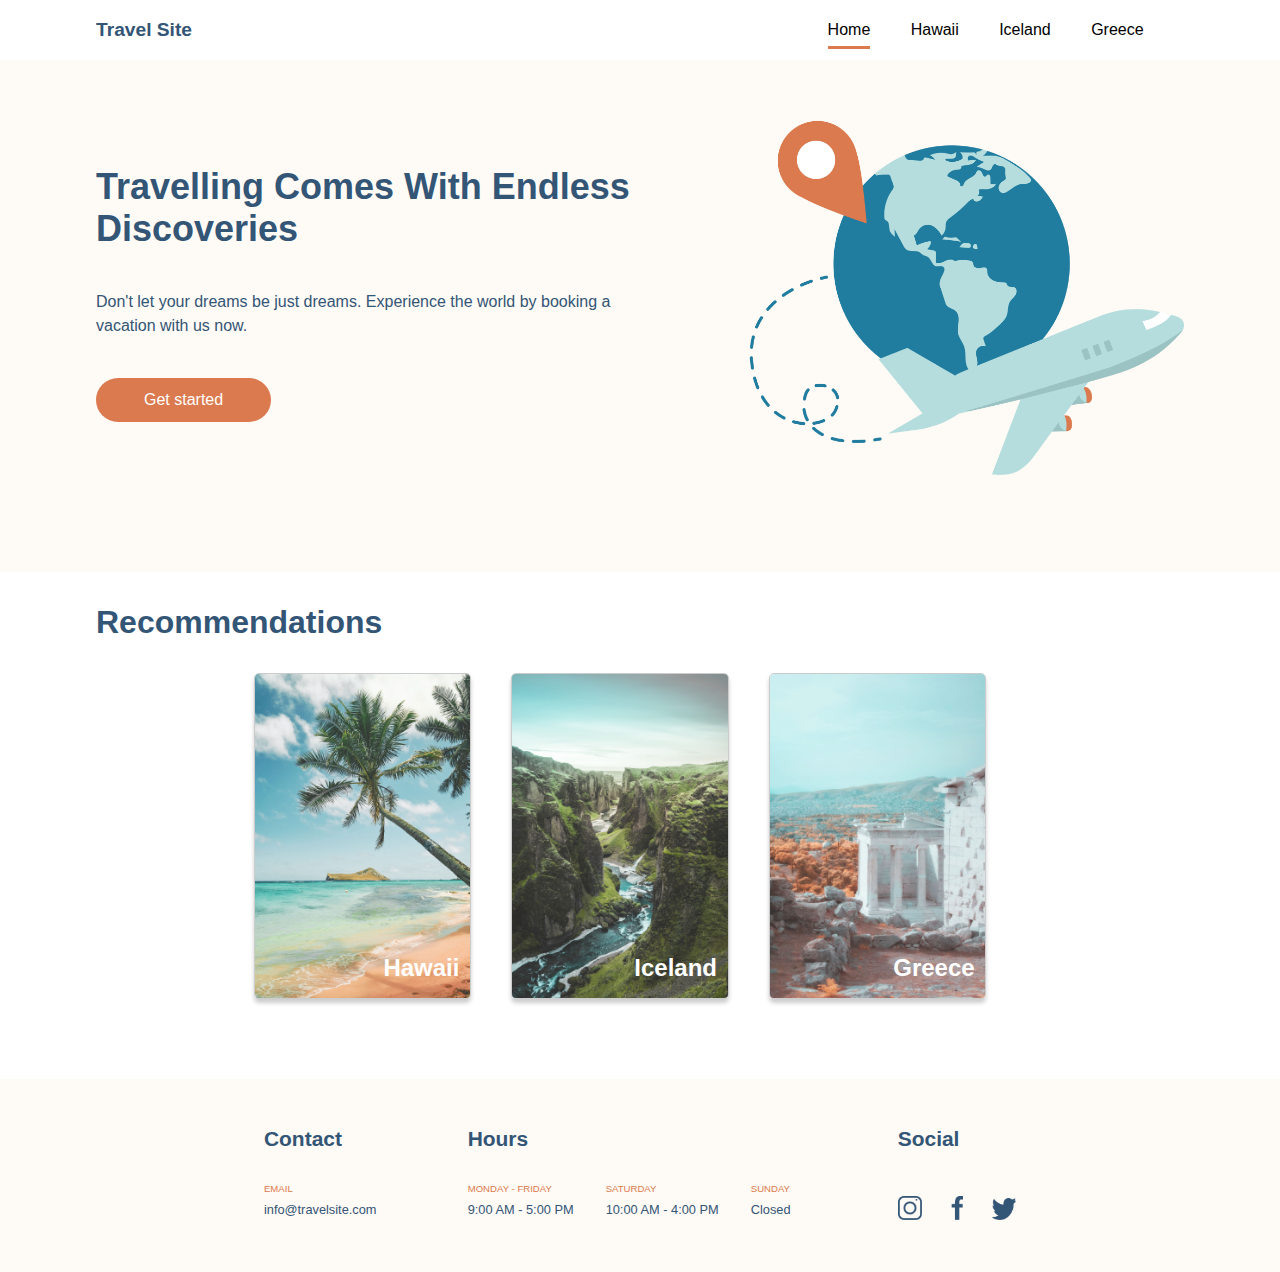
<file: index.html>
<!DOCTYPE html>
<html lang="en">

<head>
    <meta charset="UTF-8">
    <meta http-equiv="X-UA-Compatible" content="IE=edge">
    <meta name="viewport" content="width=device-width, initial-scale=1.0">
    <title>TravelSite</title>
    <link rel="stylesheet" href="./scss/main.css">
</head>

<body>
    <header class="header">
        <a href="./index.html" class="header__link-logo">
            <h1 class="header__name-logo">Travel Site</h1>
        </a>
        <nav class="header-nav">
            <ul class="header-nav__link-list">
                <li class="header-nav__item"><a href="./index.html"
                        class="header-nav__link header-nav__link--active">Home</a></li>
                <li class="header-nav__item"><a href="./pages/hawaii.html" class="header-nav__link">Hawaii </a></li>
                <li class="header-nav__item"><a href="./pages/iceland.html" class="header-nav__link">Iceland</a></li>
                <li class="header-nav__item"><a href="./pages/greece.html" class="header-nav__link">Greece</a></li>
            </ul>
        </nav>
    </header>
    <main>
        <section class="hero">
            <div class="hero__content">
                <h1 class="hero__title-content">Travelling Comes With Endless Discoveries</h1>
                <p class="hero__message-content">Don't let your dreams be just dreams. Experience the world by booking a
                    vacation with us now.</p>
                <a href="./index.html" class="hero__btn-content">Get started</a>
            </div>
            <img src="./assets/images/hero.png" alt="Around the World" class="hero__image">
        </section>
        <section class="recommendation">
            <h1 class="recommendation__title">Recommendations</h1>
            <div class="recommendation__container">
                <article class="recommendation__card">
                    <a href="./pages/hawaii.html" class="recommendation__link-card"><img
                            src="./assets/images/hawaii.jpg" alt="Hawaii" class="recommendation__image-card">
                        <h2 class="recommendation__name-card">Hawaii</h2>
                    </a>
                </article>
                <article class="recommendation__card">
                    <a href="./pages/iceland.html" class="recommendation__link">
                        <img src="./assets/images/iceland.jpg" alt="Iceland" class="recommendation__image-card">
                        <h2 class="recommendation__name-card">Iceland</h2>
                    </a>
                </article>
                <article class="recommendation__card">
                    <a href="./pages/greece.html" class="recommendation__link">
                        <img src="./assets/images/greece.jpg" alt="Greece" class="recommendation__image-card">
                        <h2 class="recommendation__name-card">Greece</h2>
                    </a>
                </article>
            </div>
        </section>
    </main>
    <footer class="footer">
        <div class="footer__contact">
            <h2 class="footer__title">Contact</h2>
            <h3 class="footer__option">EMAIL</h3>
            <a href="malito:info@travelsite.com" class="footer__link">info@travelsite.com</a>
        </div>
        <div class="footer__schedule">
            <h2 class="footer__title">Hours</h2>
            <div class="footer__options">
                <div class=" footer__working-day">
                    <h3 class="footer__option">MONDAY - FRIDAY</h3>
                    <p class="footer__hours">9:00 AM - 5:00 PM</p>
                </div>
                <div class="footer__weekend-saturday">
                    <h3 class="footer__option"> SATURDAY</h3>
                    <p class="footer__hours">10:00 AM - 4:00 PM</p>
                </div>
                <div class="footer__weekend-sunday">
                    <h3 class="footer__option"> SUNDAY</h3>
                    <p class="footer__hours">Closed</p>
                </div>
            </div>
        </div>
        <div class="footer__social-media">
            <h2 class="footer__title">Social</h2>
            <nav class="footer__nav-social">
                <a href="http://instagram.com" class="footer__link-social"><img src="./assets/images/icon-instagram.png"
                        alt="Instagram" class="footer__img-social"></a><a href="http://facebook.com"
                    class="footer___link-social"><img src="./assets/images/icon-facebook.png" alt="Facebook"
                        class="footer__img-social"></a><a href="http://twitter.com" class="footer___link-social"><img
                        src="./assets/images/icon-twitter.png" alt="Twitter" class="footer__img-social"></a>
            </nav>
        </div>
    </footer>
</body>

</html>
</file>
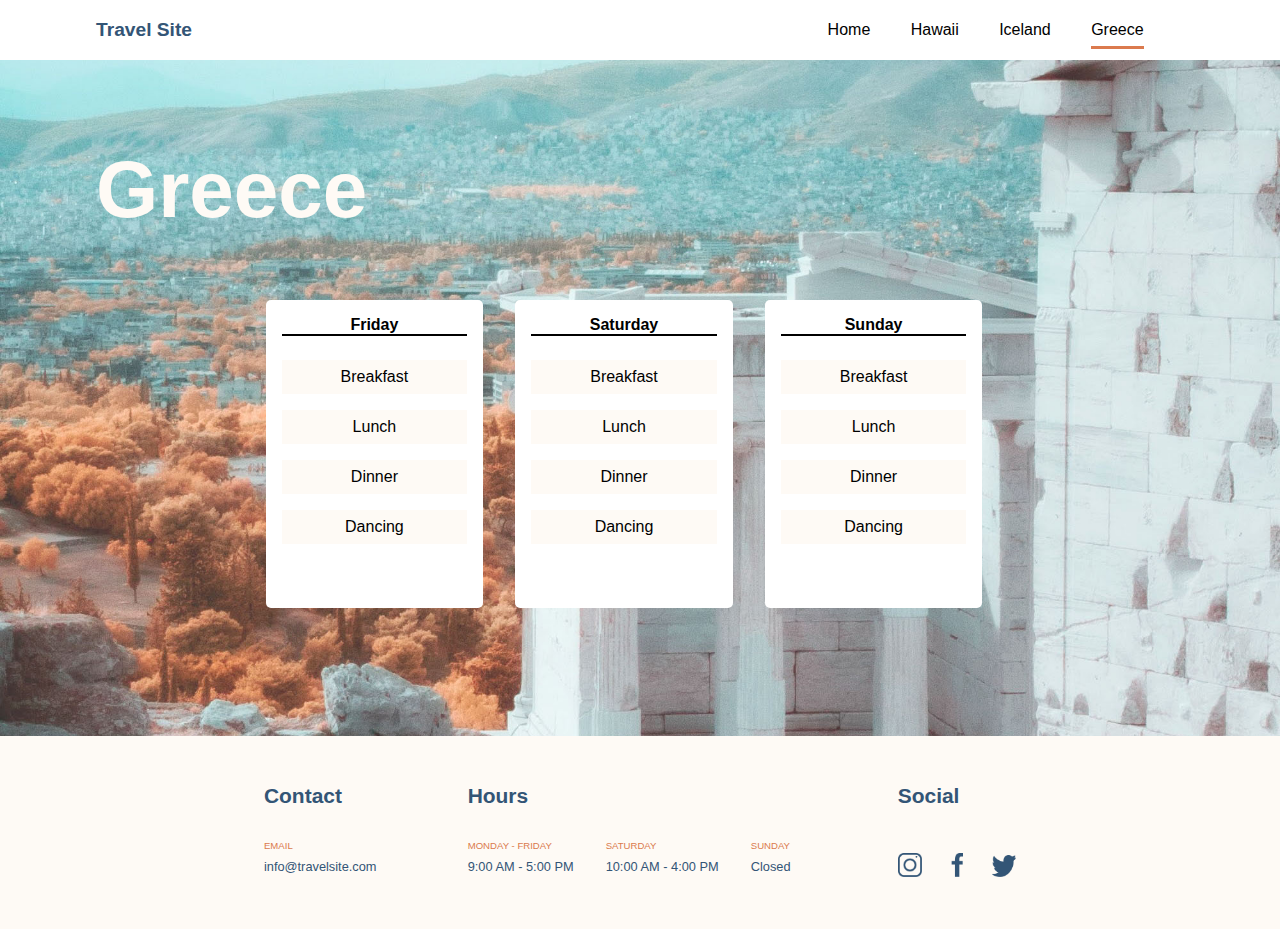
<file: pages/greece.html>
<!DOCTYPE html>
<html lang="en">

<head>
    <meta charset="UTF-8">
    <meta http-equiv="X-UA-Compatible" content="IE=edge">
    <meta name="viewport" content="width=device-width, initial-scale=1.0">
    <title>Greece</title>
    <link rel="stylesheet" href="../scss/destination.css">
</head>

<body>
    <header class="header">
        <a href="../index.html" class="header__link-logo">
            <h1 class="header__name-logo">Travel Site</h1>
        </a>
        <nav class="header-nav">
            <ul class="header-nav__link-list">
                <li class="header-nav__item"><a href="../index.html" class="header-nav__link">Home</a></li>
                <li class="header-nav__item"><a href="./hawaii.html" class="header-nav__link ">Hawaii
                    </a></li>
                <li class="header-nav__item"><a href="./iceland.html" class="header-nav__link ">Iceland</a></li>
                <li class="header-nav__item"><a href="./greece.html"
                        class="header-nav__link header-nav__link--active">Greece</a></li>
            </ul>
        </nav>
    </header>
    <main>
        <div class="greece-background-image">
            <section class="destination">
                <h1 class="destination__title">Greece</h1>
                <div class="destination__tour-package">
                    <article class="destination__details">
                        <h2 class="destination__trip-day">Friday</h2>
                        <p class="destination__activity">Breakfast</p>
                        <p class="destination__activity">Lunch</p>
                        <p class="destination__activity">Dinner</p>
                        <p class="destination__activity">Dancing</p>
                    </article>
                    <article class="destination__details">
                        <h2 class="destination__trip-day">Saturday</h2>
                        <p class="destination__activity">Breakfast</p>
                        <p class="destination__activity">Lunch</p>
                        <p class="destination__activity">Dinner</p>
                        <p class="destination__activity">Dancing</p>
                    </article>
                    <article class="destination__details">
                        <h2 class="destination__trip-day">Sunday</h2>
                        <p class="destination__activity">Breakfast</p>
                        <p class="destination__activity">Lunch</p>
                        <p class="destination__activity">Dinner</p>
                        <p class="destination__activity">Dancing</p>
                    </article>
                </div>
            </section>
        </div>
    </main>
    <footer class="footer">
        <div class="footer__contact">
            <h2 class="footer__title">Contact</h2>
            <h3 class="footer__option">EMAIL</h3>
            <a href="malito:info@travelsite.com" class="footer__link">info@travelsite.com</a>
        </div>
        <div class="footer__schedule">
            <h2 class="footer__title">Hours</h2>
            <div class="footer__options">
                <div class=" footer__working-day">
                    <h3 class="footer__option">MONDAY - FRIDAY</h3>
                    <p class="footer__hours">9:00 AM - 5:00 PM</p>
                </div>
                <div class="footer__weekend-saturday">
                    <h3 class="footer__option"> SATURDAY</h3>
                    <p class="footer__hours">10:00 AM - 4:00 PM</p>
                </div>
                <div class="footer__weekend-sunday">
                    <h3 class="footer__option"> SUNDAY</h3>
                    <p class="footer__hours">Closed</p>
                </div>
            </div>
        </div>
        <div class="footer__social-media">
            <h2 class="footer__title">Social</h2>
            <nav class="footer__nav-social">
                <a href="http://instagram.com" class="footer__link-social"><img
                        src="../assets/images/icon-instagram.png" alt="Instagram" class="footer__img-social"></a><a
                    href="http://facebook.com" class="footer___link-social"><img
                        src="../assets/images/icon-facebook.png" alt="Facebook" class="footer__img-social"></a><a
                    href="http://twitter.com" class="footer___link-social"><img src="../assets/images/icon-twitter.png"
                        alt="Twitter" class="footer__img-social"></a>
            </nav>
        </div>
    </footer>
</body>

</html>
</file>
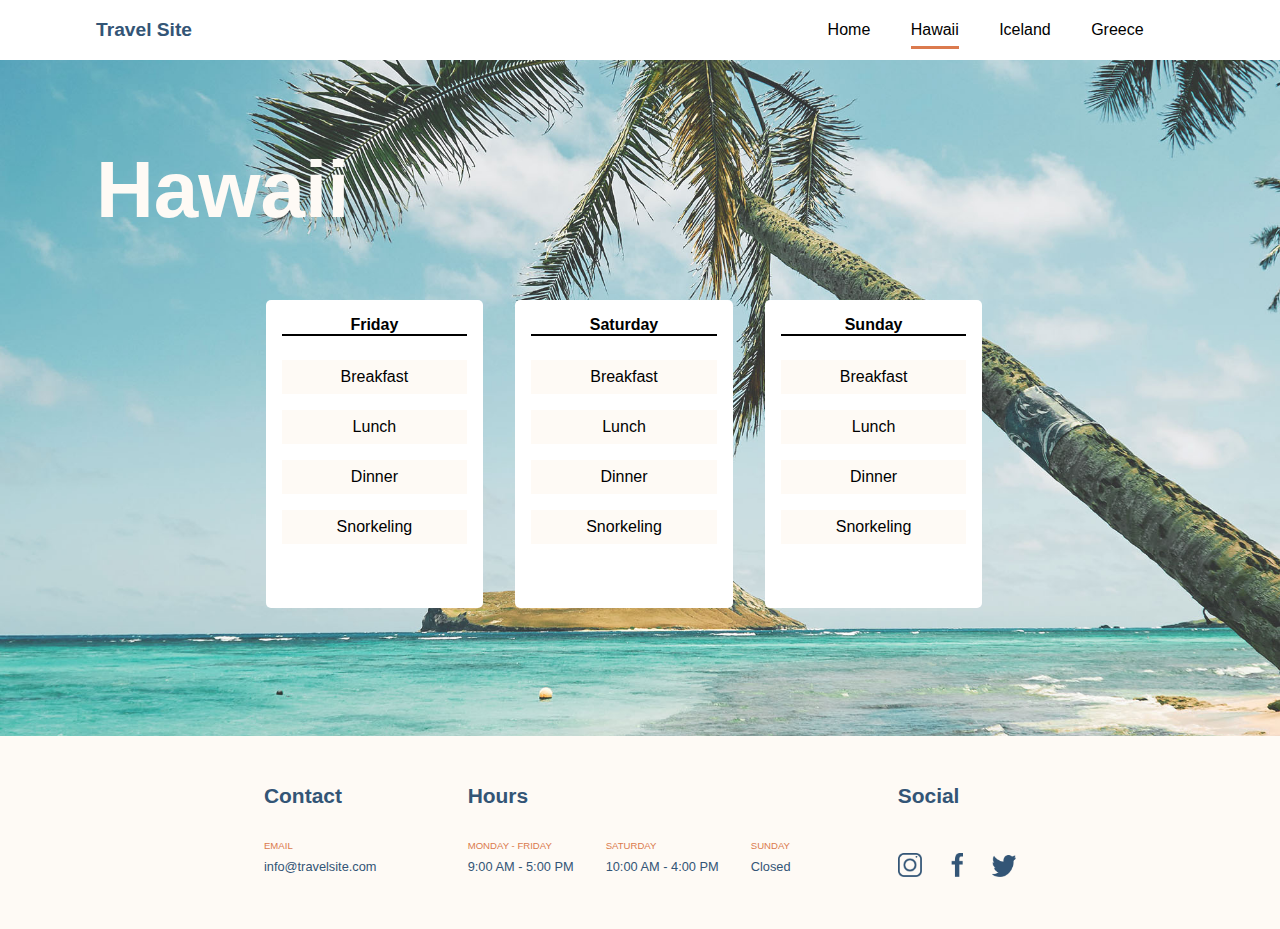
<file: pages/hawaii.html>
<!DOCTYPE html>
<html lang="en">

<head>
    <meta charset="UTF-8">
    <meta http-equiv="X-UA-Compatible" content="IE=edge">
    <meta name="viewport" content="width=device-width, initial-scale=1.0">
    <title>Hawaii</title>
    <link rel="stylesheet" href="../scss/destination.css">
</head>

<body>
    <header class="header">
        <a href="../index.html" class="header__link-logo">
            <h1 class="header__name-logo">Travel Site</h1>
        </a>
        <nav class="header-nav">
            <ul class="header-nav__link-list">
                <li class="header-nav__item"><a href="../index.html" class="header-nav__link">Home</a></li>
                <li class="header-nav__item"><a href="./hawaii.html"
                        class="header-nav__link header-nav__link--active">Hawaii </a></li>
                <li class="header-nav__item"><a href="./iceland.html" class="header-nav__link">Iceland</a></li>
                <li class="header-nav__item"><a href="./greece.html" class="header-nav__link">Greece</a></li>
            </ul>
        </nav>
    </header>
    <main>
        <div class="hawaii-background-image">
            <section class="destination">
                <h1 class="destination__title">Hawaii</h1>
                <div class="destination__tour-package">
                    <article class="destination__details">
                        <h2 class="destination__trip-day">Friday</h2>
                        <p class="destination__activity">Breakfast</p>
                        <p class="destination__activity">Lunch</p>
                        <p class="destination__activity">Dinner</p>
                        <p class="destination__activity">Snorkeling</p>
                    </article>
                    <article class="destination__details">
                        <h2 class="destination__trip-day">Saturday</h2>
                        <p class="destination__activity">Breakfast</p>
                        <p class="destination__activity">Lunch</p>
                        <p class="destination__activity">Dinner</p>
                        <p class="destination__activity">Snorkeling</p>
                    </article>
                    <article class="destination__details">
                        <h2 class="destination__trip-day">Sunday</h2>
                        <p class="destination__activity">Breakfast</p>
                        <p class="destination__activity">Lunch</p>
                        <p class="destination__activity">Dinner</p>
                        <p class="destination__activity">Snorkeling</p>
                    </article>
                </div>
            </section>
        </div>
    </main>
    <footer class="footer">
        <div class="footer__contact">
            <h2 class="footer__title">Contact</h2>
            <h3 class="footer__option">EMAIL</h3>
            <a href="malito:info@travelsite.com" class="footer__link">info@travelsite.com</a>
        </div>
        <div class="footer__schedule">
            <h2 class="footer__title">Hours</h2>
            <div class="footer__options">
                <div class=" footer__working-day">
                    <h3 class="footer__option">MONDAY - FRIDAY</h3>
                    <p class="footer__hours">9:00 AM - 5:00 PM</p>
                </div>
                <div class="footer__weekend-saturday">
                    <h3 class="footer__option"> SATURDAY</h3>
                    <p class="footer__hours">10:00 AM - 4:00 PM</p>
                </div>
                <div class="footer__weekend-sunday">
                    <h3 class="footer__option"> SUNDAY</h3>
                    <p class="footer__hours">Closed</p>
                </div>
            </div>
        </div>
        <div class="footer__social-media">
            <h2 class="footer__title">Social</h2>
            <nav class="footer__nav-social">
                <a href="http://instagram.com" class="footer__link-social"><img
                        src="../assets/images/icon-instagram.png" alt="Instagram" class="footer__img-social"></a><a
                    href="http://facebook.com" class="footer___link-social"><img
                        src="../assets/images/icon-facebook.png" alt="Facebook" class="footer__img-social"></a><a
                    href="http://twitter.com" class="footer___link-social"><img src="../assets/images/icon-twitter.png"
                        alt="Twitter" class="footer__img-social"></a>
            </nav>
        </div>
    </footer>
</body>

</html>
</file>
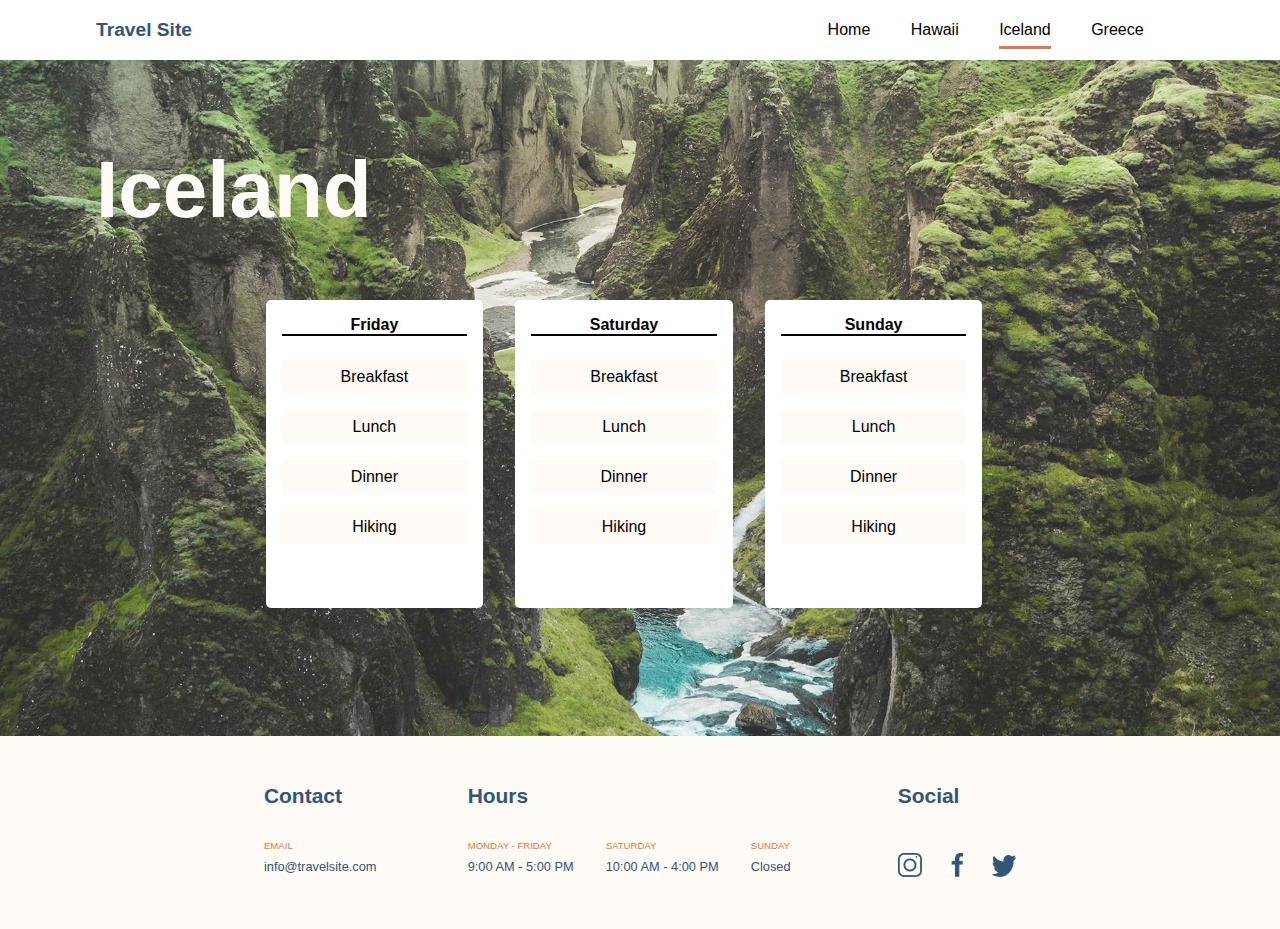
<file: pages/iceland.html>
<!DOCTYPE html>
<html lang="en">

<head>
    <meta charset="UTF-8">
    <meta http-equiv="X-UA-Compatible" content="IE=edge">
    <meta name="viewport" content="width=device-width, initial-scale=1.0">
    <title>Iceland</title>
    <link rel="stylesheet" href="../scss/destination.css">
</head>

<body>
    <header class="header">
        <a href="../index.html" class="header__link-logo">
            <h1 class="header__name-logo">Travel Site</h1>
        </a>
        <nav class="header-nav">
            <ul class="header-nav__link-list">
                <li class="header-nav__item"><a href="../index.html" class="header-nav__link">Home</a></li>
                <li class="header-nav__item"><a href="./hawaii.html" class="header-nav__link ">Hawaii
                    </a></li>
                <li class="header-nav__item"><a href="./iceland.html"
                        class="header-nav__link header-nav__link--active">Iceland</a></li>
                <li class="header-nav__item"><a href="./greece.html" class="header-nav__link">Greece</a></li>
            </ul>
        </nav>
    </header>
    <main>
        <div class="iceland-background-image">
            <section class="destination">
                <h1 class="destination__title">Iceland</h1>
                <div class="destination__tour-package">
                    <article class="destination__details">
                        <h2 class="destination__trip-day">Friday</h2>
                        <p class="destination__activity">Breakfast</p>
                        <p class="destination__activity">Lunch</p>
                        <p class="destination__activity">Dinner</p>
                        <p class="destination__activity">Hiking</p>
                    </article>
                    <article class="destination__details">
                        <h2 class="destination__trip-day">Saturday</h2>
                        <p class="destination__activity">Breakfast</p>
                        <p class="destination__activity">Lunch</p>
                        <p class="destination__activity">Dinner</p>
                        <p class="destination__activity">Hiking</p>
                    </article>
                    <article class="destination__details">
                        <h2 class="destination__trip-day">Sunday</h2>
                        <p class="destination__activity">Breakfast</p>
                        <p class="destination__activity">Lunch</p>
                        <p class="destination__activity">Dinner</p>
                        <p class="destination__activity">Hiking</p>
                    </article>
                </div>
            </section>
        </div>
    </main>
    <footer class="footer">
        <div class="footer__contact">
            <h2 class="footer__title">Contact</h2>
            <h3 class="footer__option">EMAIL</h3>
            <a href="malito:info@travelsite.com" class="footer__link">info@travelsite.com</a>
        </div>
        <div class="footer__schedule">
            <h2 class="footer__title">Hours</h2>
            <div class="footer__options">
                <div class=" footer__working-day">
                    <h3 class="footer__option">MONDAY - FRIDAY</h3>
                    <p class="footer__hours">9:00 AM - 5:00 PM</p>
                </div>
                <div class="footer__weekend-saturday">
                    <h3 class="footer__option"> SATURDAY</h3>
                    <p class="footer__hours">10:00 AM - 4:00 PM</p>
                </div>
                <div class="footer__weekend-sunday">
                    <h3 class="footer__option"> SUNDAY</h3>
                    <p class="footer__hours">Closed</p>
                </div>
            </div>
        </div>
        <div class="footer__social-media">
            <h2 class="footer__title">Social</h2>
            <nav class="footer__nav-social">
                <a href="http://instagram.com" class="footer__link-social"><img
                        src="../assets/images/icon-instagram.png" alt="Instagram" class="footer__img-social"></a><a
                    href="http://facebook.com" class="footer___link-social"><img
                        src="../assets/images/icon-facebook.png" alt="Facebook" class="footer__img-social"></a><a
                    href="http://twitter.com" class="footer___link-social"><img src="../assets/images/icon-twitter.png"
                        alt="Twitter" class="footer__img-social"></a>
            </nav>
        </div>
    </footer>
</body>

</html>
</file>
<file: scss/main.css>
* {
  margin: 0;
  box-sizing: border-box;
}

body {
  font-family: Verdana, sans-serif;
}

a {
  text-decoration: none;
}

ul {
  list-style-type: none;
  padding: 0;
}

.header {
  display: flex;
  justify-content: space-between;
  align-items: center;
  flex-direction: row;
  flex-wrap: wrap;
  padding: 1.2rem 6rem;
  width: 100%;
  background-color: #FFFFFF;
  position: fixed;
  top: 0;
  z-index: 1;
}
@media screen and (max-width: 48rem) {
  .header {
    padding: 1.2rem 3rem;
  }
}
@media screen and (max-width: 30rem) {
  .header {
    display: flex;
    justify-content: flex-start;
    align-items: center;
    flex-direction: column;
    flex-wrap: wrap;
  }
}
.header__name-logo {
  font-size: 1.2rem;
  font-weight: 700;
  color: #335576;
}
@media screen and (max-width: 30rem) {
  .header__name-logo {
    margin-bottom: 3vw;
  }
}

.header-nav {
  width: 35%;
}
@media screen and (max-width: 48rem) {
  .header-nav {
    width: 50%;
  }
}
@media screen and (max-width: 30rem) {
  .header-nav {
    width: 100%;
  }
}
.header-nav__link-list {
  display: flex;
  justify-content: space-evenly;
  align-items: center;
  flex-direction: row;
  flex-wrap: nowrap;
}
.header-nav__item {
  margin-right: 1rem;
}
@media screen and (max-width: 48rem) {
  .header-nav__item {
    margin-right: 4vw;
  }
}
.header-nav__link {
  color: #000000;
  font-size: 1rem;
  font-weight: 400;
}
.header-nav__link:hover {
  color: #335576;
  padding-bottom: 0.5rem;
  border-bottom: 0.2rem solid #DB7A4E;
}
@media screen and (max-width: 48rem) {
  .header-nav__link:hover {
    color: #000000;
    padding-bottom: 0;
    border-bottom: 0;
  }
}
.header-nav__link--active {
  padding-bottom: 0.5rem;
  border-bottom: 0.2rem solid #DB7A4E;
}

.footer {
  background-color: #FEFAF5;
  color: #335576;
  padding: 3rem 6rem 3rem 6rem;
  display: flex;
  justify-content: space-evenly;
  align-items: flex-start;
  flex-direction: row;
  flex-wrap: nowrap;
}
@media screen and (max-width: 48rem) {
  .footer {
    display: flex;
    justify-content: space-between;
    align-items: flex-start;
    flex-direction: column;
    flex-wrap: nowrap;
    padding: 3rem 3rem 1rem 3rem;
  }
}
@media screen and (max-width: 30rem) {
  .footer {
    padding: 3rem 3rem 3rem 3rem;
  }
}
.footer__contact, .footer__schedule, .footer__social-media {
  display: flex;
  justify-content: flex-start;
  align-items: flex-start;
  flex-direction: column;
  flex-wrap: nowrap;
}
@media screen and (max-width: 48rem) {
  .footer__contact, .footer__schedule, .footer__social-media {
    margin-bottom: 3vw;
  }
}
.footer__contact {
  margin-left: 5.8rem;
  margin-right: 1rem;
}
@media screen and (max-width: 48rem) {
  .footer__contact {
    margin-left: 0;
    margin-right: 0;
  }
}
.footer__social-media {
  margin-right: 4rem;
}
@media screen and (max-width: 48rem) {
  .footer__social-media {
    margin-right: 0;
  }
}
.footer__options {
  display: flex;
  justify-content: flex-start;
  align-items: stretch;
  flex-direction: row;
  flex-wrap: nowrap;
}
@media screen and (max-width: 30rem) {
  .footer__options {
    display: flex;
    justify-content: flex-start;
    align-items: flex-start;
    flex-direction: column;
    flex-wrap: nowrap;
  }
}
.footer__title {
  margin-bottom: 2rem;
  font-size: 1.31rem;
  font-weight: 700;
}
@media screen and (max-width: 48rem) {
  .footer__title {
    margin-bottom: 1rem;
  }
}
@media screen and (max-width: 30rem) {
  .footer__title {
    margin-bottom: 0.5rem;
  }
}
.footer__option {
  font-size: 0.6rem;
  font-weight: 400;
  color: #DB7A4E;
  margin-bottom: 0.5rem;
}
@media screen and (max-width: 30rem) {
  .footer__option {
    margin-top: 0.5rem;
  }
}
.footer__working-day, .footer__weekend-saturday, .footer__weekend-sunday {
  margin-right: 2rem;
}
.footer__link, .footer__hours {
  font-size: 0.8rem;
  color: #335576;
}
.footer__img-social {
  max-width: 1.5rem;
  max-height: 1.5rem;
  margin-right: 1.8rem;
  margin-top: 0.8rem;
}
@media screen and (max-width: 48rem) {
  .footer__img-social {
    margin-top: 0;
  }
}

.hero {
  padding: 7rem 6rem 6rem;
  background-color: #FEFAF5;
  display: flex;
  justify-content: space-between;
  align-items: center;
  flex-direction: row;
  flex-wrap: wrap;
}
@media screen and (max-width: 48rem) {
  .hero {
    padding: 7rem 3rem 2rem;
    display: flex;
    justify-content: space-between;
    align-items: center;
    flex-direction: column-reverse;
    flex-wrap: wrap;
  }
}
@media screen and (max-width: 30rem) {
  .hero {
    padding: 8rem 3rem 2rem;
  }
}
.hero__content {
  width: 50%;
  display: flex;
  justify-content: flex-start;
  align-items: flex-start;
  flex-direction: column;
  flex-wrap: nowrap;
  color: #335576;
}
@media screen and (max-width: 48rem) {
  .hero__content {
    width: 100%;
    text-align: center;
  }
}
.hero__title-content {
  font-size: 2.25rem;
  margin-bottom: 2.5rem;
}
@media screen and (max-width: 48rem) {
  .hero__title-content {
    margin-bottom: 2vw;
  }
}
@media screen and (max-width: 30rem) {
  .hero__title-content {
    font-size: 1.5rem;
  }
}
.hero__message-content {
  margin-bottom: 2.5rem;
  line-height: 1.5;
}
@media screen and (max-width: 48rem) {
  .hero__message-content {
    margin-bottom: 3vw;
  }
}
@media screen and (max-width: 30rem) {
  .hero__message-content {
    font-size: 0.8rem;
  }
}
.hero__btn-content {
  color: #FFFFFF;
  background-color: #DB7A4E;
  padding: 0.8rem 3rem;
  border-radius: 25px;
  transition-duration: 1s;
}
@media screen and (max-width: 48rem) {
  .hero__btn-content {
    margin: auto;
  }
}
.hero__btn-content:hover {
  color: #335576;
  transform: scale(1.1);
}
@media screen and (max-width: 48rem) {
  .hero__btn-content:hover {
    transform: scale(1);
  }
}
@media screen and (max-width: 30rem) {
  .hero__btn-content:hover {
    color: #FFFFFF;
  }
}
.hero__image {
  width: 40%;
}
@media screen and (max-width: 48rem) {
  .hero__image {
    width: 60%;
    margin-bottom: 2vw;
  }
}

.recommendation {
  padding: 2rem 6rem 3rem;
}
@media screen and (max-width: 48rem) {
  .recommendation {
    padding: 2rem 3rem 2rem;
  }
}
.recommendation__title {
  color: #335576;
  margin-bottom: 2rem;
}
@media screen and (max-width: 48rem) {
  .recommendation__title {
    text-align: center;
  }
}
.recommendation__container {
  display: flex;
  justify-content: center;
  align-items: center;
  flex-direction: row;
  flex-wrap: wrap;
}
@media screen and (max-width: 48rem) {
  .recommendation__container {
    display: flex;
    justify-content: space-evenly;
    align-items: center;
    flex-direction: row;
    flex-wrap: nowrap;
  }
}
@media screen and (max-width: 30rem) {
  .recommendation__container {
    display: flex;
    justify-content: flex-start;
    align-items: center;
    flex-direction: column;
    flex-wrap: nowrap;
  }
}
.recommendation__card {
  width: 20%;
  border-radius: 5px;
  border: 1px solid rgba(0, 0, 0, 0.2);
  box-shadow: 0px 4px 4px rgba(0, 0, 0, 0.2);
  overflow: hidden;
  position: relative;
  margin: 0 2.5rem 2rem 0;
  transition-duration: 1s;
}
@media screen and (max-width: 48rem) {
  .recommendation__card {
    width: 30%;
    margin: 0;
  }
}
@media screen and (max-width: 30rem) {
  .recommendation__card {
    width: 90%;
    margin-bottom: 3vw;
  }
}
.recommendation__card:hover {
  transform: scale(1.2);
  box-shadow: 0px 10px 10px rgba(51, 85, 118, 0.5);
}
@media screen and (max-width: 48rem) {
  .recommendation__card:hover {
    transform: scale(1);
    box-shadow: 0px 4px 4px rgba(0, 0, 0, 0.2);
  }
}
.recommendation__name-card {
  color: #FFFFFF;
  position: absolute;
  right: 5%;
  bottom: 5%;
}
@media screen and (max-width: 30rem) {
  .recommendation__name-card {
    font-size: 2.5rem;
  }
}
.recommendation__image-card {
  max-width: 100%;
  vertical-align: middle;
}/*# sourceMappingURL=main.css.map */
</file>
<file: scss/destination.css>
* {
  margin: 0;
  box-sizing: border-box;
}

body {
  font-family: Verdana, sans-serif;
}

a {
  text-decoration: none;
}

ul {
  list-style-type: none;
  padding: 0;
}

.header {
  display: flex;
  justify-content: space-between;
  align-items: center;
  flex-direction: row;
  flex-wrap: wrap;
  padding: 1.2rem 6rem;
  width: 100%;
  background-color: #FFFFFF;
  position: fixed;
  top: 0;
  z-index: 1;
}
@media screen and (max-width: 48rem) {
  .header {
    padding: 1.2rem 3rem;
  }
}
@media screen and (max-width: 30rem) {
  .header {
    display: flex;
    justify-content: flex-start;
    align-items: center;
    flex-direction: column;
    flex-wrap: wrap;
  }
}
.header__name-logo {
  font-size: 1.2rem;
  font-weight: 700;
  color: #335576;
}
@media screen and (max-width: 30rem) {
  .header__name-logo {
    margin-bottom: 3vw;
  }
}

.header-nav {
  width: 35%;
}
@media screen and (max-width: 48rem) {
  .header-nav {
    width: 50%;
  }
}
@media screen and (max-width: 30rem) {
  .header-nav {
    width: 100%;
  }
}
.header-nav__link-list {
  display: flex;
  justify-content: space-evenly;
  align-items: center;
  flex-direction: row;
  flex-wrap: nowrap;
}
.header-nav__item {
  margin-right: 1rem;
}
@media screen and (max-width: 48rem) {
  .header-nav__item {
    margin-right: 4vw;
  }
}
.header-nav__link {
  color: #000000;
  font-size: 1rem;
  font-weight: 400;
}
.header-nav__link:hover {
  color: #335576;
  padding-bottom: 0.5rem;
  border-bottom: 0.2rem solid #DB7A4E;
}
@media screen and (max-width: 48rem) {
  .header-nav__link:hover {
    color: #000000;
    padding-bottom: 0;
    border-bottom: 0;
  }
}
.header-nav__link--active {
  padding-bottom: 0.5rem;
  border-bottom: 0.2rem solid #DB7A4E;
}

.footer {
  background-color: #FEFAF5;
  color: #335576;
  padding: 3rem 6rem 3rem 6rem;
  display: flex;
  justify-content: space-evenly;
  align-items: flex-start;
  flex-direction: row;
  flex-wrap: nowrap;
}
@media screen and (max-width: 48rem) {
  .footer {
    display: flex;
    justify-content: space-between;
    align-items: flex-start;
    flex-direction: column;
    flex-wrap: nowrap;
    padding: 3rem 3rem 1rem 3rem;
  }
}
@media screen and (max-width: 30rem) {
  .footer {
    padding: 3rem 3rem 3rem 3rem;
  }
}
.footer__contact, .footer__schedule, .footer__social-media {
  display: flex;
  justify-content: flex-start;
  align-items: flex-start;
  flex-direction: column;
  flex-wrap: nowrap;
}
@media screen and (max-width: 48rem) {
  .footer__contact, .footer__schedule, .footer__social-media {
    margin-bottom: 3vw;
  }
}
.footer__contact {
  margin-left: 5.8rem;
  margin-right: 1rem;
}
@media screen and (max-width: 48rem) {
  .footer__contact {
    margin-left: 0;
    margin-right: 0;
  }
}
.footer__social-media {
  margin-right: 4rem;
}
@media screen and (max-width: 48rem) {
  .footer__social-media {
    margin-right: 0;
  }
}
.footer__options {
  display: flex;
  justify-content: flex-start;
  align-items: stretch;
  flex-direction: row;
  flex-wrap: nowrap;
}
@media screen and (max-width: 30rem) {
  .footer__options {
    display: flex;
    justify-content: flex-start;
    align-items: flex-start;
    flex-direction: column;
    flex-wrap: nowrap;
  }
}
.footer__title {
  margin-bottom: 2rem;
  font-size: 1.31rem;
  font-weight: 700;
}
@media screen and (max-width: 48rem) {
  .footer__title {
    margin-bottom: 1rem;
  }
}
@media screen and (max-width: 30rem) {
  .footer__title {
    margin-bottom: 0.5rem;
  }
}
.footer__option {
  font-size: 0.6rem;
  font-weight: 400;
  color: #DB7A4E;
  margin-bottom: 0.5rem;
}
@media screen and (max-width: 30rem) {
  .footer__option {
    margin-top: 0.5rem;
  }
}
.footer__working-day, .footer__weekend-saturday, .footer__weekend-sunday {
  margin-right: 2rem;
}
.footer__link, .footer__hours {
  font-size: 0.8rem;
  color: #335576;
}
.footer__img-social {
  max-width: 1.5rem;
  max-height: 1.5rem;
  margin-right: 1.8rem;
  margin-top: 0.8rem;
}
@media screen and (max-width: 48rem) {
  .footer__img-social {
    margin-top: 0;
  }
}

.hawaii-background-image {
  background-image: url(../assets/images/hawaii.jpg);
  background-repeat: no-repeat;
  background-size: 100% auto;
  background-position: center;
}
@media screen and (max-width: 30rem) {
  .hawaii-background-image {
    background-repeat: no-repeat;
    background-size: cover;
    background-position: center;
  }
}

.iceland-background-image {
  background-image: url(../assets/images/iceland.jpg);
  background-repeat: no-repeat;
  background-size: 100% auto;
  background-position: center;
}
@media screen and (max-width: 30rem) {
  .iceland-background-image {
    background-repeat: no-repeat;
    background-size: cover;
    background-position: center;
  }
}

.greece-background-image {
  background-image: url(../assets/images/greece.jpg);
  background-repeat: no-repeat;
  background-size: 100% auto;
  background-position: center;
}
@media screen and (max-width: 30rem) {
  .greece-background-image {
    background-repeat: no-repeat;
    background-size: cover;
    background-position: center;
  }
}

.destination {
  padding: 9rem 6rem 6rem;
}
@media screen and (max-width: 48rem) {
  .destination {
    padding: 7rem 3rem 3rem;
  }
}
@media screen and (max-width: 30rem) {
  .destination {
    padding: 7rem 2rem 2rem;
  }
}
.destination__title {
  margin-bottom: 4rem;
  font-size: 5rem;
  font-weight: 700;
  color: #FEFAF5;
}
@media screen and (max-width: 48rem) {
  .destination__title {
    text-align: center;
  }
}
@media screen and (max-width: 30rem) {
  .destination__title {
    margin-bottom: 2rem;
    font-size: 3rem;
  }
}
.destination__tour-package {
  display: flex;
  justify-content: center;
  align-items: center;
  flex-direction: row;
  flex-wrap: wrap;
}
@media screen and (max-width: 48rem) {
  .destination__tour-package {
    display: flex;
    justify-content: space-between;
    align-items: center;
    flex-direction: row;
    flex-wrap: nowrap;
  }
}
@media screen and (max-width: 30rem) {
  .destination__tour-package {
    display: flex;
    justify-content: flex-start;
    align-items: center;
    flex-direction: column;
    flex-wrap: nowrap;
  }
}
.destination__details {
  background-color: #FFFFFF;
  text-align: center;
  min-width: 20%;
  padding: 1rem 1rem 3rem;
  margin: 0 2rem 2rem 0;
  border-radius: 5px;
  overflow: hidden;
}
@media screen and (max-width: 48rem) {
  .destination__details {
    min-width: 30%;
    margin: 1vh;
  }
}
@media screen and (max-width: 30rem) {
  .destination__details {
    width: 90%;
    padding: 1rem 1rem 1rem;
  }
}
.destination__trip-day {
  font-size: 1rem;
  border-bottom: 2px solid #000000;
  margin-bottom: 1.5rem;
}
@media screen and (max-width: 30rem) {
  .destination__trip-day {
    margin-bottom: 1rem;
  }
}
.destination__activity {
  background-color: #FEFAF5;
  padding: 0.5rem 1rem;
  margin-bottom: 1rem;
}/*# sourceMappingURL=destination.css.map */
</file>
